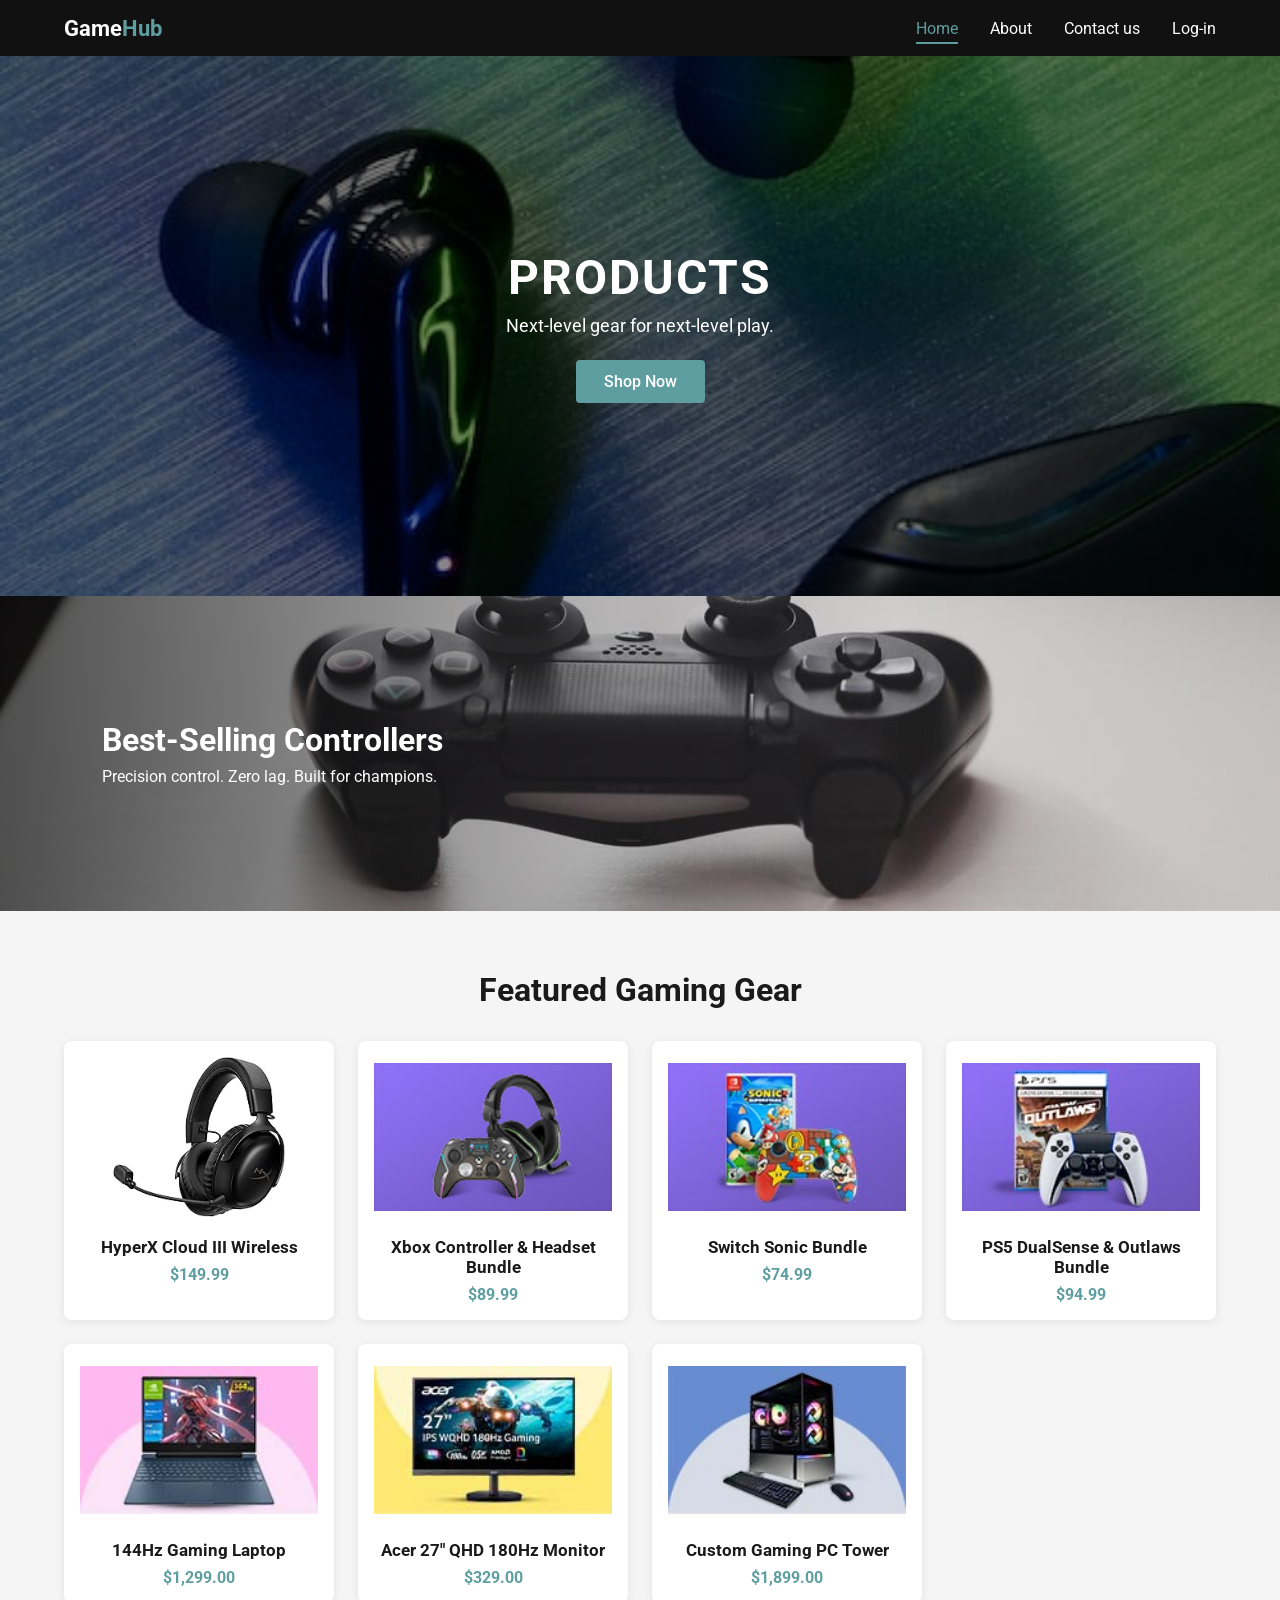
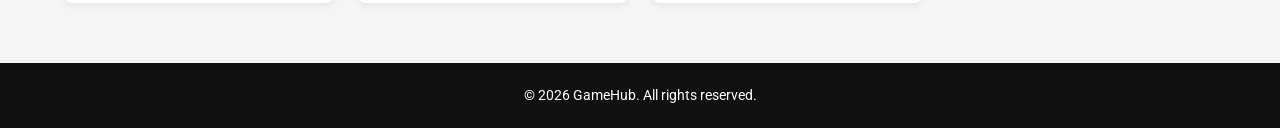
<file: index.html>
<!DOCTYPE html>
<html lang="en">
<head>
    <meta charset="UTF-8">
    <meta name="viewport" content="width=device-width, initial-scale=1.0">
    <title>GameHub | Products</title>
    <link rel="preconnect" href="https://fonts.googleapis.com">
    <link href="https://fonts.googleapis.com/css2?family=Roboto:wght@400;500;700&display=swap" rel="stylesheet">
    <link rel="stylesheet" href="./1.css">
    <link rel="stylesheet" href="./home.css">
</head>
<body>

    <header>
        <nav>
            <div class="logo">Game<span>Hub</span></div>
            <ul class="nav-list">
                <li><a href="./index.html" class="active" aria-current="page">Home</a></li>
                <li><a href="./about.html">About</a></li>
                <li><a href="./contact.html">Contact us</a></li>
                <li><a href="./login.html">Log-in</a></li>
            </ul>
        </nav>
    </header>

    <main>

        <!-- HERO SECTION -->
        <section class="hero">
            <img src="./images/wireless-earbuds-with-neon-cyberpunk-style-lighting_23-2151074259.jpg"
                 alt="Wireless gaming earbuds glowing with neon cyberpunk lighting"
                 width="528" height="740">
            <div class="hero-content">
                <h1>PRODUCTS</h1>
                <p>Next-level gear for next-level play.</p>
                <a href="#products" class="btn">Shop Now</a>
            </div>
        </section>

        <!-- PROMO BANNER -->
        <section class="promo">
            <img src="./images/joystick-from-the-game-console-on-a-white-table-photo.jpg"
                 alt="Black PS4 controller resting on a white table"
                 width="1049" height="700">
            <div class="promo-content">
                <h2>Best-Selling Controllers</h2>
                <p>Precision control. Zero lag. Built for champions.</p>
            </div>
        </section>

        <!-- PRODUCT GRID -->
        <section class="products" id="products">
            <h2>Featured Gaming Gear</h2>

            <div class="product-grid">

                <article class="product-card">
                    <img src="./images/71mqaEv2KRL__AC_SY200_.jpg"
                         alt="HyperX Cloud III wireless gaming headset, black"
                         width="214" height="200">
                    <h3>HyperX Cloud III Wireless</h3>
                    <p class="price">$149.99</p>
                </article>

                <article class="product-card">
                    <img src="./images/CE24_SUM_GW_DQC_NE_GamingWeek_Xbox_v2_1x__SY116_CB558844445_.jpg"
                         alt="Xbox wireless controller bundled with a gaming headset"
                         width="186" height="116">
                    <h3>Xbox Controller & Headset Bundle</h3>
                    <p class="price">$89.99</p>
                </article>

                <article class="product-card">
                    <img src="./images/CE24_SUM_GW_DQC_SE_GamingWeek_Nintendo_v2_1x__SY116_CB558844445_.jpg"
                         alt="Nintendo Switch Sonic game case with a Mario-themed controller"
                         width="186" height="116">
                    <h3>Switch Sonic Bundle</h3>
                    <p class="price">$74.99</p>
                </article>

                <article class="product-card">
                    <img src="./images/CE24_SUM_GW_DQC_SW_GamingWeek_Sony_v2_1x__SY116_CB558844445_.jpg"
                         alt="PS5 DualSense controller bundled with The Outlaws game"
                         width="186" height="116">
                    <h3>PS5 DualSense & Outlaws Bundle</h3>
                    <p class="price">$94.99</p>
                </article>

                <article class="product-card">
                    <img src="./images/Fuji_Defect_Reduction_1x_Laptop__SY116_CB549022351_.jpg"
                         alt="Gaming laptop with a 144Hz display showing a colorful game scene"
                         width="186" height="116">
                    <h3>144Hz Gaming Laptop</h3>
                    <p class="price">$1,299.00</p>
                </article>

                <article class="product-card">
                    <img src="./images/Fuji_Defect_Reduction_1x_Monitors__SY116_CB549022351_.jpg"
                         alt="Acer 27 inch QHD 180Hz gaming monitor"
                         width="186" height="116">
                    <h3>Acer 27&quot; QHD 180Hz Monitor</h3>
                    <p class="price">$329.00</p>
                </article>

                <article class="product-card">
                    <img src="./images/Fuji_Defect_Reduction_1x_PC__SY116_CB549022351_.jpg"
                         alt="Custom gaming PC tower with RGB lighting and tempered glass panel"
                         width="186" height="116">
                    <h3>Custom Gaming PC Tower</h3>
                    <p class="price">$1,899.00</p>
                </article>

            </div>
        </section>

    </main>

    <footer>
        <p>&copy; 2026 GameHub. All rights reserved.</p>
    </footer>

</body>
</html>
</file>
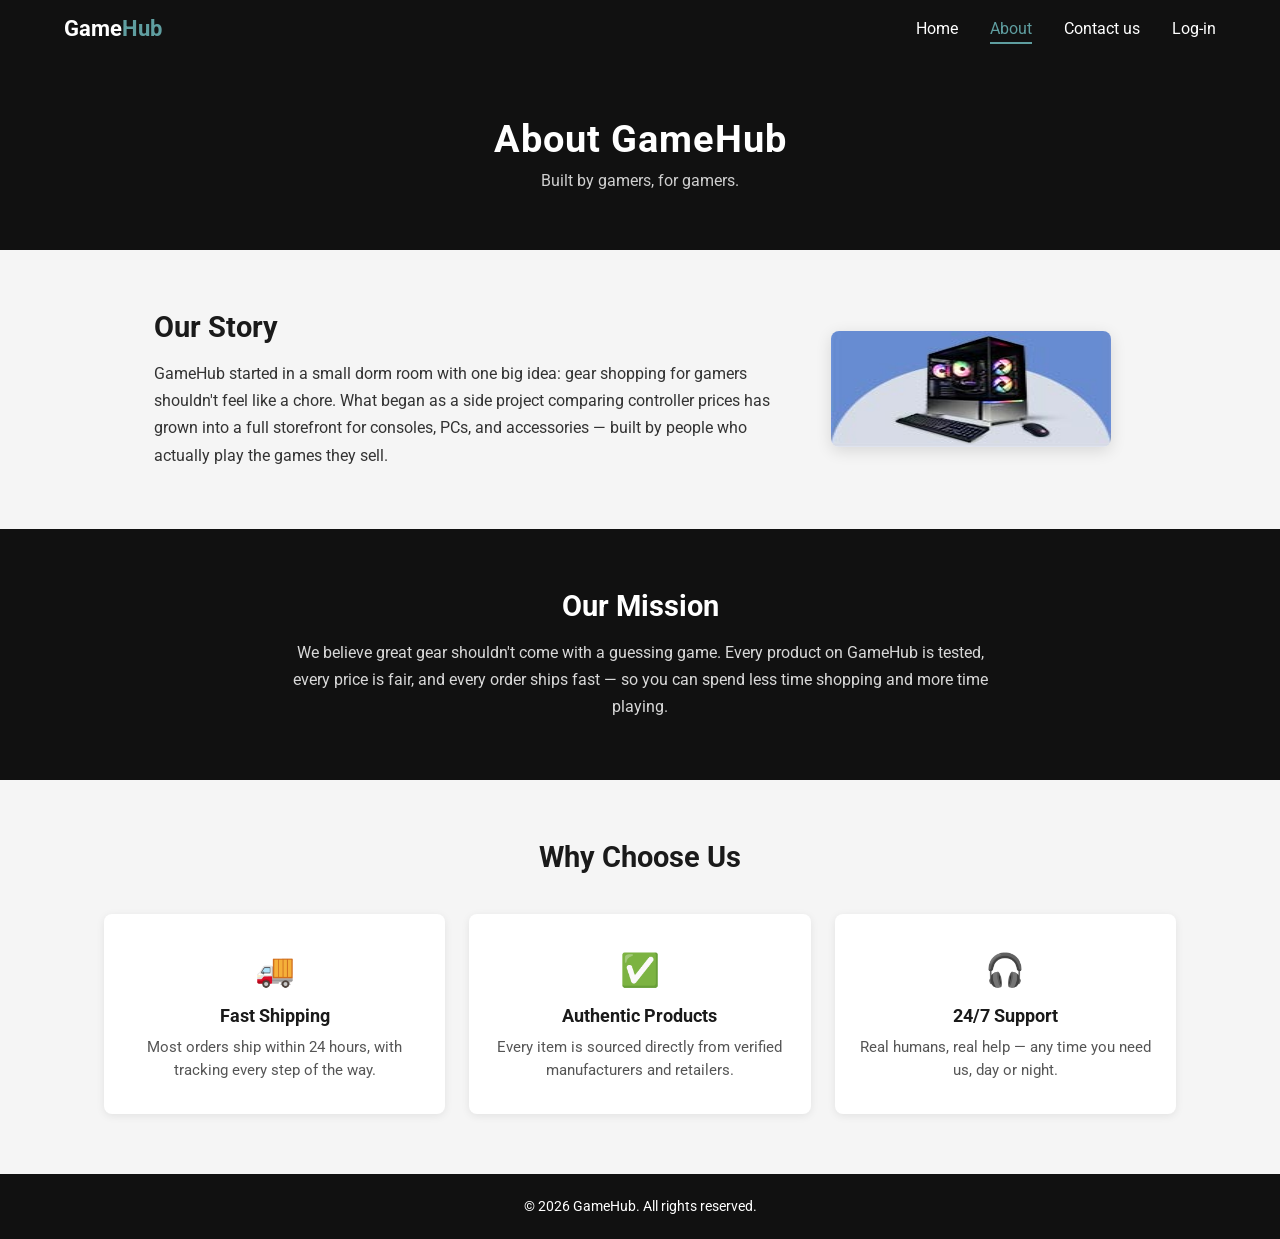
<file: about.html>
<!DOCTYPE html>
<html lang="en">
<head>
    <meta charset="UTF-8">
    <meta name="viewport" content="width=device-width, initial-scale=1.0">
    <title>About Us | GameHub</title>
    <link rel="preconnect" href="https://fonts.googleapis.com">
    <link href="https://fonts.googleapis.com/css2?family=Roboto:wght@400;500;700&display=swap" rel="stylesheet">
    <link rel="stylesheet" href="./1.css">
    <link rel="stylesheet" href="./about.css">
</head>
<body>

    <header>
        <nav>
            <div class="logo">Game<span>Hub</span></div>
            <ul class="nav-list">
                <li><a href="./index.html">Home</a></li>
                <li><a href="./about.html" class="active" aria-current="page">About</a></li>
                <li><a href="./contact.html">Contact us</a></li>
                <li><a href="./login.html">Log-in</a></li>
            </ul>
        </nav>
    </header>

    <main>

        <section class="page-banner">
            <h1>About GameHub</h1>
            <p>Built by gamers, for gamers.</p>
        </section>

        <section class="our-story">
            <div class="story-text">
                <h2>Our Story</h2>
                <p>
                    GameHub started in a small dorm room with one big idea: gear
                    shopping for gamers shouldn't feel like a chore. What began as
                    a side project comparing controller prices has grown into a
                    full storefront for consoles, PCs, and accessories &mdash;
                    built by people who actually play the games they sell.
                </p>
            </div>
            <div class="story-image">
                <img src="./images/Fuji_Defect_Reduction_1x_PC__SY116_CB549022351_.jpg"
                     alt="Custom gaming PC tower with RGB lighting"
                     width="186" height="116">
            </div>
        </section>

        <section class="our-mission">
            <h2>Our Mission</h2>
            <p>
                We believe great gear shouldn't come with a guessing game.
                Every product on GameHub is tested, every price is fair, and
                every order ships fast &mdash; so you can spend less time
                shopping and more time playing.
            </p>
        </section>

        <section class="why-us">
            <h2>Why Choose Us</h2>
            <div class="why-grid">
                <article class="why-card">
                    <p class="icon">🚚</p>
                    <h3>Fast Shipping</h3>
                    <p>Most orders ship within 24 hours, with tracking every step of the way.</p>
                </article>
                <article class="why-card">
                    <p class="icon">✅</p>
                    <h3>Authentic Products</h3>
                    <p>Every item is sourced directly from verified manufacturers and retailers.</p>
                </article>
                <article class="why-card">
                    <p class="icon">🎧</p>
                    <h3>24/7 Support</h3>
                    <p>Real humans, real help &mdash; any time you need us, day or night.</p>
                </article>
            </div>
        </section>

    </main>

    <footer>
        <p>&copy; 2026 GameHub. All rights reserved.</p>
    </footer>

</body>
</html>
</file>
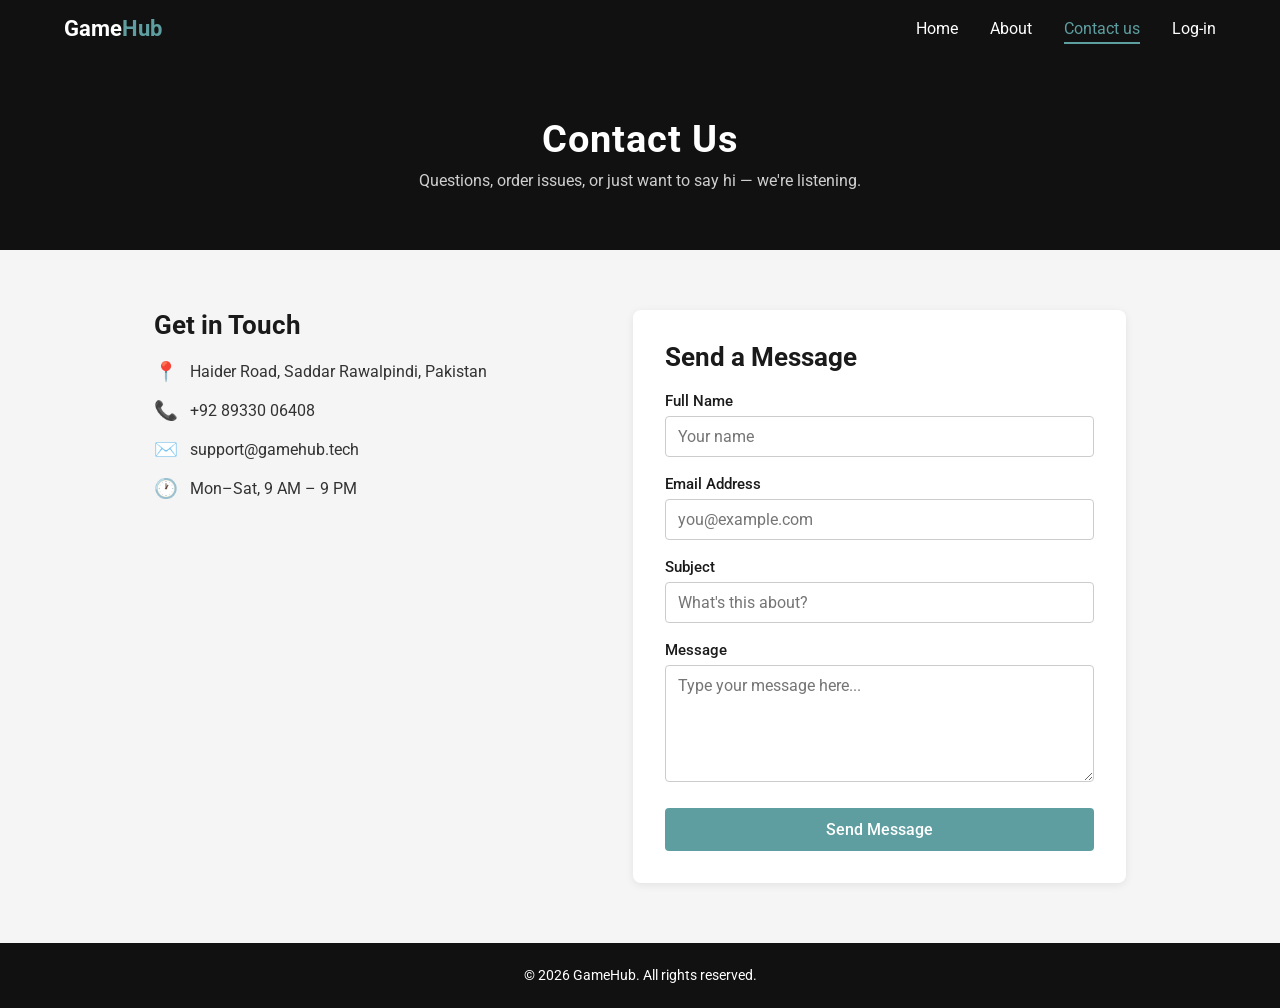
<file: contact.html>
<!DOCTYPE html>
<html lang="en">
<head>
    <meta charset="UTF-8">
    <meta name="viewport" content="width=device-width, initial-scale=1.0">
    <title>Contact Us | GameHub</title>
    <link rel="preconnect" href="https://fonts.googleapis.com">
    <link href="https://fonts.googleapis.com/css2?family=Roboto:wght@400;500;700&display=swap" rel="stylesheet">
    <link rel="stylesheet" href="./1.css">
    <link rel="stylesheet" href="./contact.css">
</head>
<body>

    <header>
        <nav>
            <div class="logo">Game<span>Hub</span></div>
            <ul class="nav-list">
                <li><a href="./index.html">Home</a></li>
                <li><a href="./about.html">About</a></li>
                <li><a href="./contact.html" class="active" aria-current="page">Contact us</a></li>
                <li><a href="./login.html">Log-in</a></li>
            </ul>
        </nav>
    </header>

    <main>

        <section class="page-banner">
            <h1>Contact Us</h1>
            <p>Questions, order issues, or just want to say hi &mdash; we're listening.</p>
        </section>

        <section class="contact-section">

            <div class="contact-info">
                <h2>Get in Touch</h2>

                <p class="info-item">
                    <span class="icon">📍</span>
                    Haider Road, Saddar Rawalpindi, Pakistan
                </p>

                <p class="info-item">
                    <span class="icon">📞</span>
                    +92 89330 06408
                </p>

                <p class="info-item">
                    <span class="icon">✉️</span>
                    support@gamehub.tech
                </p>

                <p class="info-item">
                    <span class="icon">🕐</span>
                    Mon&ndash;Sat, 9 AM &ndash; 9 PM
                </p>
            </div>

            <form class="contact-form" action="#" method="post">
                <h2>Send a Message</h2>

                <div class="form-group">
                    <label for="name">Full Name</label>
                    <input type="text" id="name" name="name" placeholder="Your name" required>
                </div>

                <div class="form-group">
                    <label for="email">Email Address</label>
                    <input type="email" id="email" name="email" placeholder="you@example.com" required>
                </div>

                <div class="form-group">
                    <label for="subject">Subject</label>
                    <input type="text" id="subject" name="subject" placeholder="What's this about?" required>
                </div>

                <div class="form-group">
                    <label for="message">Message</label>
                    <textarea id="message" name="message" rows="5" placeholder="Type your message here..." required></textarea>
                </div>

                <button type="submit" class="btn">Send Message</button>
            </form>

        </section>

    </main>

    <footer>
        <p>&copy; 2026 GameHub. All rights reserved.</p>
    </footer>

</body>
</html>
</file>
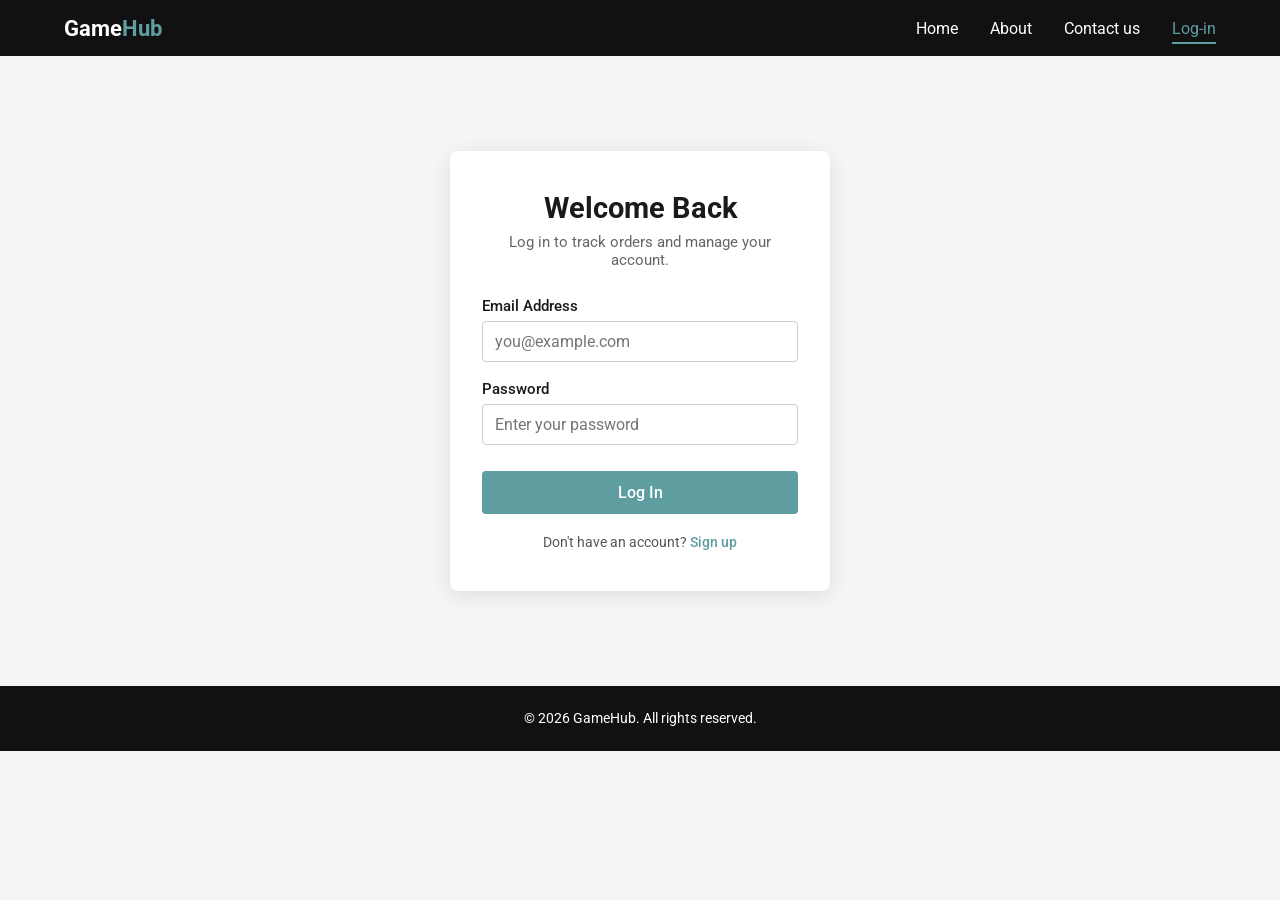
<file: login.html>
<!DOCTYPE html>
<html lang="en">
<head>
    <meta charset="UTF-8">
    <meta name="viewport" content="width=device-width, initial-scale=1.0">
    <title>Log In | GameHub</title>
    <link rel="preconnect" href="https://fonts.googleapis.com">
    <link href="https://fonts.googleapis.com/css2?family=Roboto:wght@400;500;700&display=swap" rel="stylesheet">
    <link rel="stylesheet" href="./1.css">
    <link rel="stylesheet" href="./login.css">
</head>
<body>

    <header>
        <nav>
            <div class="logo">Game<span>Hub</span></div>
            <ul class="nav-list">
                <li><a href="./index.html">Home</a></li>
                <li><a href="./about.html">About</a></li>
                <li><a href="./contact.html">Contact us</a></li>
                <li><a href="./login.html" class="active" aria-current="page">Log-in</a></li>
            </ul>
        </nav>
    </header>

    <main>
        <section class="login-section">
            <form class="login-card" action="#" method="post">
                <h1>Welcome Back</h1>
                <p class="subtitle">Log in to track orders and manage your account.</p>

                <div class="form-group">
                    <label for="email">Email Address</label>
                    <input type="email" id="email" name="email" placeholder="you@example.com" required>
                </div>

                <div class="form-group">
                    <label for="password">Password</label>
                    <input type="password" id="password" name="password" placeholder="Enter your password" required>
                </div>

                <button type="submit" class="btn">Log In</button>

                <p class="signup-link">
                    Don't have an account? <a href="#">Sign up</a>
                </p>
            </form>
        </section>
    </main>

    <footer>
        <p>&copy; 2026 GameHub. All rights reserved.</p>
    </footer>

</body>
</html>
</file>
<file: 1.css>
*{
    box-sizing: border-box;
    font-family: "Roboto", sans-serif;
    padding: 0;
    margin: 0;
}

body{
    background-color: whitesmoke;
    color: #1a1a1a;
}

a{
    text-decoration: none;
    color: inherit;
}

img{
    max-width: 100%;
}

header{
    background-color: #111;
}

nav{
    display: flex;
    justify-content: space-between;
    align-items: center;
    padding: 15px 5%;
    max-width: 1400px;
    margin: 0 auto;
}

.logo{
    color: white;
    font-size: 1.4rem;
    font-weight: 700;
}

.logo span{
    color: cadetblue;
}

.nav-list{
    display: flex;
    justify-content: space-around;
    align-items: center;
    gap: 32px;
    list-style: none;
    font-size: 1rem;
}

.nav-list a{
    color: white;
    cursor: pointer;
    transition: 0.3s;
    padding-bottom: 4px;
    border-bottom: 2px solid transparent;
}

.nav-list a:hover{
    color: cadetblue;
}

.nav-list a.active{
    color: cadetblue;
    border-bottom: 2px solid cadetblue;
}

.btn{
    display: inline-block;
    padding: 12px 28px;
    background-color: cadetblue;
    color: white;
    font-weight: 500;
    font-size: 1rem;
    border: none;
    border-radius: 4px;
    cursor: pointer;
    transition: 0.3s;
}

.btn:hover{
    background-color: #4a8a8a;
}
.page-banner{
    background-color: #111;
    color: white;
    text-align: center;
    padding: 60px 20px;
}

.page-banner h1{
    font-size: 2.4rem;
    letter-spacing: 1px;
}

.page-banner p{
    margin-top: 10px;
    color: #cfcfcf;
}
footer{
    background-color: #111;
    color: white;
    text-align: center;
    padding: 24px;
    font-size: 0.9rem;
}

@media (max-width: 600px){
    .nav-list{
        gap: 16px;
        font-size: 0.85rem;
    }
}
</file>
<file: home.css>
.hero{
    position: relative;
    width: 100%;
    height: 60vh;
    overflow: hidden;
}

.hero img{
    width: 100%;
    height: 100%;
    object-fit: cover;
    display: block;
}

.hero-content{
    position: absolute;
    inset: 0;
    display: flex;
    flex-direction: column;
    justify-content: center;
    align-items: center;
    text-align: center;
    color: white;
    background: rgba(0, 0, 0, 0.45);
    padding: 0 20px;
}

.hero-content h1{
    font-size: 3rem;
    letter-spacing: 2px;
}

.hero-content p{
    margin-top: 10px;
    font-size: 1.1rem;
}

.hero-content .btn{
    margin-top: 24px;
}


.promo{
    position: relative;
    width: 100%;
    height: 35vh;
    overflow: hidden;
}

.promo img{
    width: 100%;
    height: 100%;
    object-fit: cover;
    display: block;
}

.promo-content{
    position: absolute;
    inset: 0;
    display: flex;
    flex-direction: column;
    justify-content: center;
    align-items: flex-start;
    color: white;
    background: linear-gradient(90deg, rgba(0,0,0,0.65) 0%, rgba(0,0,0,0.1) 70%);
    padding: 0 8%;
}

.promo-content h2{
    font-size: 2rem;
}

.promo-content p{
    margin-top: 8px;
    font-size: 1rem;
    max-width: 400px;
}

/* ========== PRODUCTS ========== */
.products{
    max-width: 1400px;
    margin: 0 auto;
    padding: 60px 5%;
}

.products h2{
    font-size: 2rem;
    margin-bottom: 32px;
    text-align: center;
}

.product-grid{
    display: grid;
    grid-template-columns: repeat(auto-fit, minmax(220px, 1fr));
    gap: 24px;
}

.product-card{
    background-color: white;
    border-radius: 8px;
    padding: 16px;
    text-align: center;
    box-shadow: 0 2px 8px rgba(0, 0, 0, 0.08);
    transition: transform 0.3s, box-shadow 0.3s;
    cursor: pointer;
}

.product-card:hover{
    transform: translateY(-6px);
    box-shadow: 0 8px 20px rgba(0, 0, 0, 0.12);
}

.product-card img{
    width: 100%;
    height: 160px;
    object-fit: contain;
    margin-bottom: 16px;
}

.product-card h3{
    font-size: 1.05rem;
    margin-bottom: 8px;
}

.price{
    font-weight: 700;
    color: cadetblue;
}

@media (max-width: 600px){
    .hero-content h1{
        font-size: 2rem;
    }

    .promo-content{
        align-items: center;
        text-align: center;
        background: rgba(0,0,0,0.55);
    }
}
</file>
<file: about.css>
.our-story{
    max-width: 1100px;
    margin: 0 auto;
    padding: 60px 5%;
    display: flex;
    align-items: center;
    gap: 40px;
    flex-wrap: wrap;
}

.story-text{
    flex: 2;
    min-width: 260px;
}

.story-text h2{
    font-size: 1.8rem;
    margin-bottom: 16px;
}

.story-text p{
    line-height: 1.7;
    color: #333;
}

.story-image{
    flex: 1;
    min-width: 200px;
    display: flex;
    justify-content: center;
}

.story-image img{
    width: 100%;
    max-width: 280px;
    border-radius: 8px;
    box-shadow: 0 4px 16px rgba(0,0,0,0.12);
}

.our-mission{
    background-color: #111;
    color: white;
    text-align: center;
    padding: 60px 8%;
}

.our-mission h2{
    font-size: 1.8rem;
    margin-bottom: 16px;
}

.our-mission p{
    max-width: 700px;
    margin: 0 auto;
    line-height: 1.7;
    color: #d8d8d8;
}

.why-us{
    max-width: 1200px;
    margin: 0 auto;
    padding: 60px 5%;
    text-align: center;
}

.why-us h2{
    font-size: 1.8rem;
    margin-bottom: 40px;
}

.why-grid{
    display: grid;
    grid-template-columns: repeat(auto-fit, minmax(220px, 1fr));
    gap: 24px;
}

.why-card{
    background-color: white;
    border-radius: 8px;
    padding: 32px 20px;
    box-shadow: 0 2px 8px rgba(0,0,0,0.08);
}

.why-card .icon{
    font-size: 2rem;
    margin-bottom: 12px;
}

.why-card h3{
    margin-bottom: 10px;
    font-size: 1.1rem;
}

.why-card p{
    color: #555;
    font-size: 0.95rem;
    line-height: 1.5;
}

@media (max-width: 600px){
    .our-story{
        flex-direction: column;
        text-align: center;
    }
}
</file>
<file: contact.css>
.contact-section{
    max-width: 1100px;
    margin: 0 auto;
    padding: 60px 5%;
    display: flex;
    gap: 50px;
    flex-wrap: wrap;
}

.contact-info,
.contact-form{
    flex: 1;
    min-width: 280px;
}

.contact-info h2,
.contact-form h2{
    font-size: 1.6rem;
    margin-bottom: 20px;
}

.info-item{
    display: flex;
    align-items: center;
    gap: 12px;
    margin-bottom: 16px;
    font-size: 1rem;
    color: #333;
}

.info-item .icon{
    font-size: 1.2rem;
}

.contact-form{
    background-color: white;
    padding: 32px;
    border-radius: 8px;
    box-shadow: 0 2px 8px rgba(0,0,0,0.08);
}

.form-group{
    margin-bottom: 18px;
    display: flex;
    flex-direction: column;
}

.form-group label{
    margin-bottom: 6px;
    font-weight: 500;
    font-size: 0.95rem;
}

.form-group input,
.form-group textarea{
    padding: 10px 12px;
    border: 1px solid #ccc;
    border-radius: 4px;
    font-size: 1rem;
    font-family: inherit;
    resize: vertical;
}

.form-group input:focus,
.form-group textarea:focus{
    outline: none;
    border-color: cadetblue;
}

.contact-form .btn{
    width: 100%;
    margin-top: 8px;
}

@media (max-width: 600px){
    .contact-section{
        flex-direction: column;
    }
}
</file>
<file: login.css>
.login-section{
    min-height: 70vh;
    display: flex;
    justify-content: center;
    align-items: center;
    padding: 60px 5%;
    background-color: whitesmoke;
}

.login-card{
    background-color: white;
    width: 100%;
    max-width: 380px;
    padding: 40px 32px;
    border-radius: 8px;
    box-shadow: 0 4px 20px rgba(0,0,0,0.1);
    text-align: center;
}

.login-card h1{
    font-size: 1.8rem;
    margin-bottom: 8px;
}

.login-card .subtitle{
    color: #666;
    font-size: 0.95rem;
    margin-bottom: 28px;
}

.form-group{
    margin-bottom: 18px;
    text-align: left;
    display: flex;
    flex-direction: column;
}

.form-group label{
    margin-bottom: 6px;
    font-weight: 500;
    font-size: 0.95rem;
}

.form-group input{
    padding: 10px 12px;
    border: 1px solid #ccc;
    border-radius: 4px;
    font-size: 1rem;
    font-family: inherit;
}

.form-group input:focus{
    outline: none;
    border-color: cadetblue;
}

.login-card .btn{
    width: 100%;
    margin-top: 8px;
}

.signup-link{
    margin-top: 20px;
    font-size: 0.9rem;
    color: #555;
}

.signup-link a{
    color: cadetblue;
    font-weight: 500;
}

.signup-link a:hover{
    text-decoration: underline;
}
</file>
